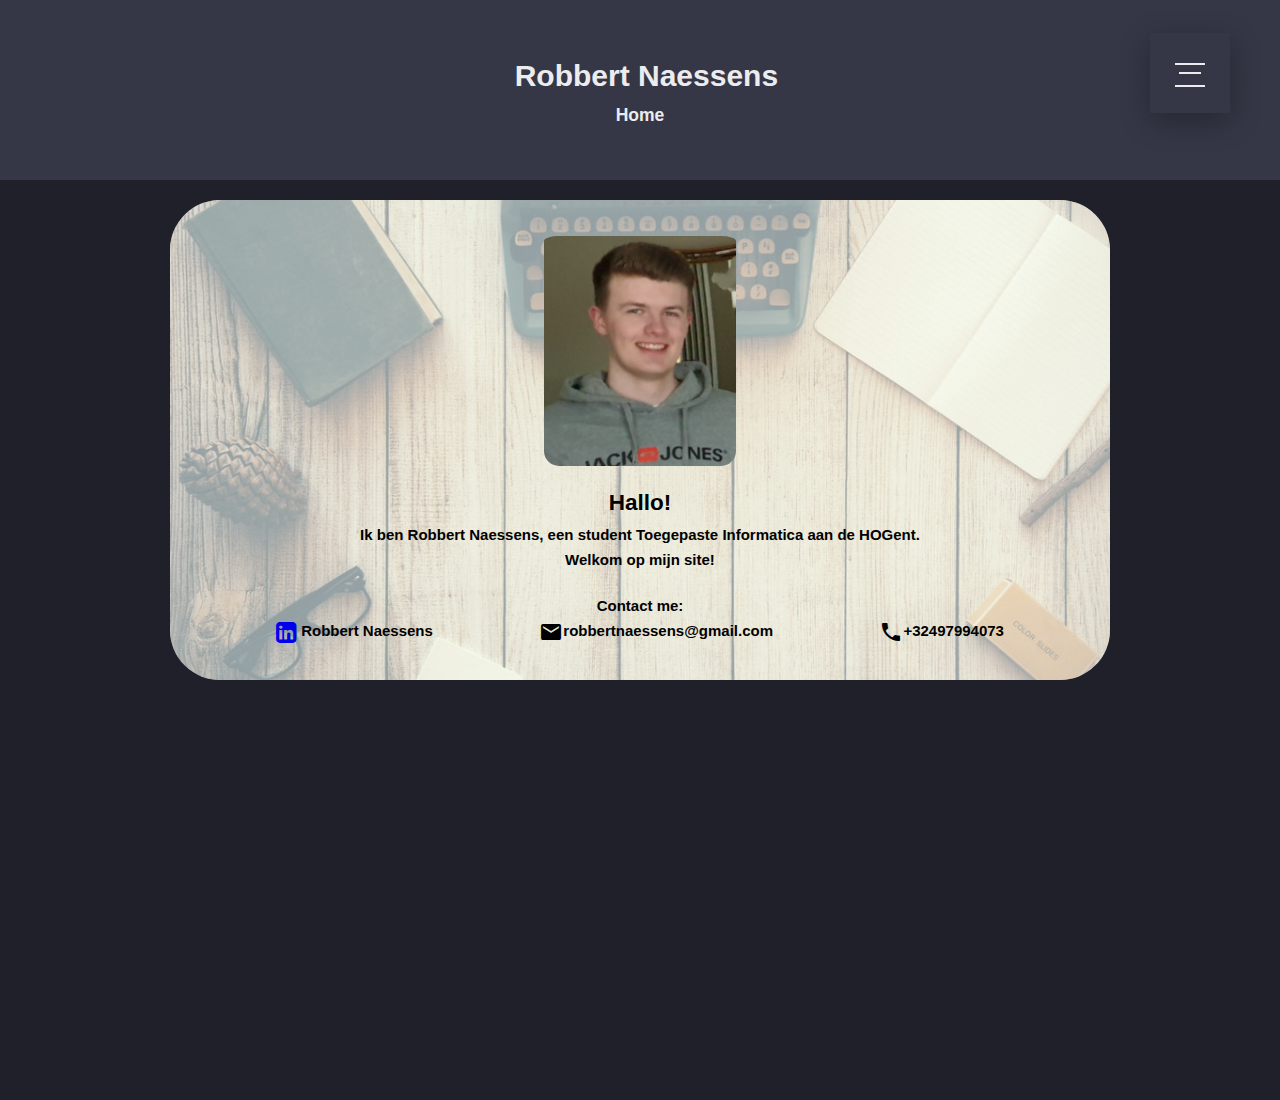
<file: index.html>
<!DOCTYPE html>
<html lang="nl">
  <head>
    <meta charset="UTF-8" />
    <meta http-equiv="X-UA-Compatible" content="IE=edge" />
    <meta name="viewport" content="width=device-width, initial-scale=1.0" />
    <link rel="stylesheet" href="./css/home.css" />
    <link
      rel="stylesheet"
      href="https://cdnjs.cloudflare.com/ajax/libs/font-awesome/4.7.0/css/font-awesome.min.css"
    />
    <link
      href="https://fonts.googleapis.com/icon?family=Material+Icons"
      rel="stylesheet"
    />
    <link
      href="https://fonts.googleapis.com/icon?family=Material+Icons"
      rel="stylesheet"
    />
    <title>E-portofolio</title>
  </head>
  <body>
    <div class="navdiv">
      <h1>Robbert Naessens</h1>
      <h3>Home</h3>
      <input
        class="menu-icon"
        type="checkbox"
        id="menu-icon"
        name="menu-icon"
      />
      <label for="menu-icon"></label>
      <nav class="nav">
        <ul class="pt-5">
          <li>
            <a href="#"><div class="active">Home</div></a>
          </li>
          <li><a href="./pages/About.html">About</a></li>
          <li><a href="./pages/Career.html">Career</a></li>
          <!-- <li><a href="./pages/Contact.html">Contact</a></li> -->
        </ul>
      </nav>
    </div>
    <div id="main">
      <div id="flexContainer">
        <div id="InfoContainer">
          <div id="ImgContainer">
            <img src="./images/Ik.PNG" alt="ik" />
            <div id="InfoText">
              <h2>Hallo!</h2>
              <p>
                Ik ben Robbert Naessens, een student Toegepaste Informatica aan
                de HOGent.
              </p>
              <p>Welkom op mijn site!</p>
            </div>
          </div>
          <div id="Contacts">
            <p>Contact me:</p>
            <div id="logos">
              <div>
                <a
                  href="https://www.linkedin.com/in/robbert-naessens-b2aba8222/"
                >
                  <i style="font-size: 24px" class="fa">&#xf08c;</i></a
                >
                Robbert Naessens
              </div>
              <div>
                <i class="material-icons">&#xe0be;</i>robbertnaessens@gmail.com
              </div>
              <div><i class="material-icons">&#xe0cd;</i>+32497994073</div>
            </div>
          </div>
        </div>
      </div>
    </div>
  </body>
</html>
</file>
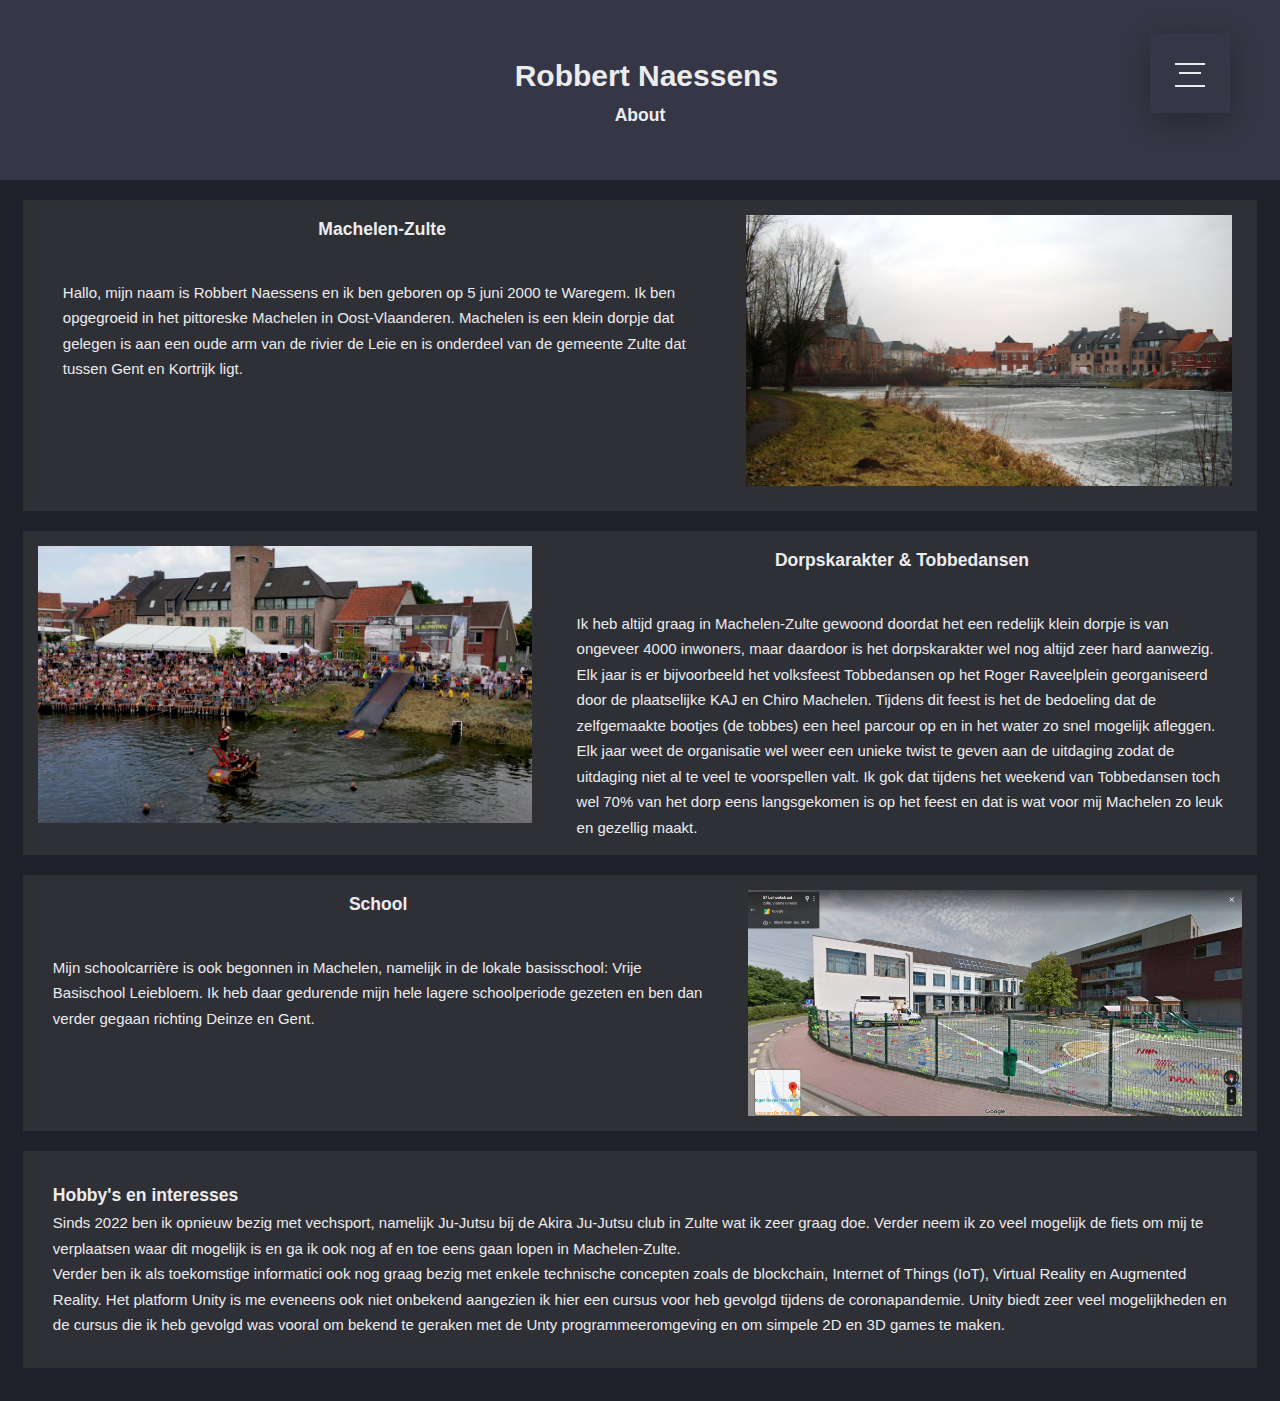
<file: pages/About.html>
<!DOCTYPE html>
<html lang="nl">
  <head>
    <meta charset="UTF-8" />
    <meta http-equiv="X-UA-Compatible" content="IE=edge" />
    <meta name="viewport" content="width=device-width, initial-scale=1.0" />
    <link rel="stylesheet" href="../css/home.css" />
    <link rel="stylesheet" href="../css/about.css" />
    <title>Blog</title>
  </head>
  <body>
    <div class="navdiv">
      <h1>Robbert Naessens</h1>
      <h3>About</h3>
      <input
        class="menu-icon"
        type="checkbox"
        id="menu-icon"
        name="menu-icon"
      />
      <label for="menu-icon"></label>
      <nav class="nav">
        <ul class="pt-5">
          <li>
            <a href="../index.html">Home</a>
          </li>
          <li>
            <a href="#"><div class="active">About</div></a>
          </li>
          <li><a href="./Career.html">Career</a></li>
          <!-- <li><a href="./Contact.html">Contact</a></li> -->
        </ul>
      </nav>
    </div>
    <div id="main">
      <article>
        <div id="MachelenDiv" class="ContainerDiv">
          <div id="UitlegMachelen" class="Uitleg">
            <h3>Machelen-Zulte</h3>
            <p>
              Hallo, mijn naam is Robbert Naessens en ik ben geboren op 5 juni
              2000 te Waregem. Ik ben opgegroeid in het pittoreske Machelen in
              Oost-Vlaanderen. Machelen is een klein dorpje dat gelegen is aan
              een oude arm van de rivier de Leie en is onderdeel van de gemeente
              Zulte dat tussen Gent en Kortrijk ligt.
            </p>
          </div>
          <img
            src="../images/Centrum_Machelen.jpg"
            alt="Machelen"
            id="Machelen"
            width="40%"
          />
        </div>
        <div id="TobbedansenDiv" class="ContainerDiv">
          <img
            src="../images/tobbedansen.png"
            alt="Tobbedansen"
            width="40%"
            id="Tobbedansen"
          />
          <div class="Uitleg">
            <h3>Dorpskarakter & Tobbedansen</h3>
            <p>
              Ik heb altijd graag in Machelen-Zulte gewoond doordat het een
              redelijk klein dorpje is van ongeveer 4000 inwoners, maar daardoor
              is het dorpskarakter wel nog altijd zeer hard aanwezig. Elk jaar
              is er bijvoorbeeld het volksfeest Tobbedansen op het Roger
              Raveelplein georganiseerd door de plaatselijke KAJ en Chiro
              Machelen. Tijdens dit feest is het de bedoeling dat de
              zelfgemaakte bootjes (de tobbes) een heel parcour op en in het
              water zo snel mogelijk afleggen. Elk jaar weet de organisatie wel
              weer een unieke twist te geven aan de uitdaging zodat de uitdaging
              niet al te veel te voorspellen valt. Ik gok dat tijdens het
              weekend van Tobbedansen toch wel 70% van het dorp eens
              langsgekomen is op het feest en dat is wat voor mij Machelen zo
              leuk en gezellig maakt.
            </p>
          </div>
        </div>
        <div id="LeiebloemDiv" class="ContainerDiv">
          <div class="Uitleg">
            <h3>School</h3>
            <p>
              Mijn schoolcarrière is ook begonnen in Machelen, namelijk in de
              lokale basisschool: Vrije Basischool Leiebloem. Ik heb daar
              gedurende mijn hele lagere schoolperiode gezeten en ben dan verder
              gegaan richting Deinze en Gent.
            </p>
          </div>

          <img
            src="../images/Leiebloem.PNG"
            alt="Leiebloem"
            width="40%"
            id="Leiebloem"
          />
        </div>
      </article>
      <article>
        <div id="Hobbys">
          <h3>Hobby's en interesses</h3>
          <p>
            Sinds 2022 ben ik opnieuw bezig met vechsport, namelijk Ju-Jutsu bij
            de Akira Ju-Jutsu club in Zulte wat ik zeer graag doe. Verder neem
            ik zo veel mogelijk de fiets om mij te verplaatsen waar dit mogelijk
            is en ga ik ook nog af en toe eens gaan lopen in Machelen-Zulte.
          </p>
          <p>
            Verder ben ik als toekomstige informatici ook nog graag bezig met
            enkele technische concepten zoals de blockchain, Internet of Things
            (IoT), Virtual Reality en Augmented Reality. Het platform Unity is
            me eveneens ook niet onbekend aangezien ik hier een cursus voor heb
            gevolgd tijdens de coronapandemie. Unity biedt zeer veel
            mogelijkheden en de cursus die ik heb gevolgd was vooral om bekend
            te geraken met de Unty programmeeromgeving en om simpele 2D en 3D
            games te maken.
          </p>
        </div>
      </article>
    </div>
  </body>
</html>
</file>
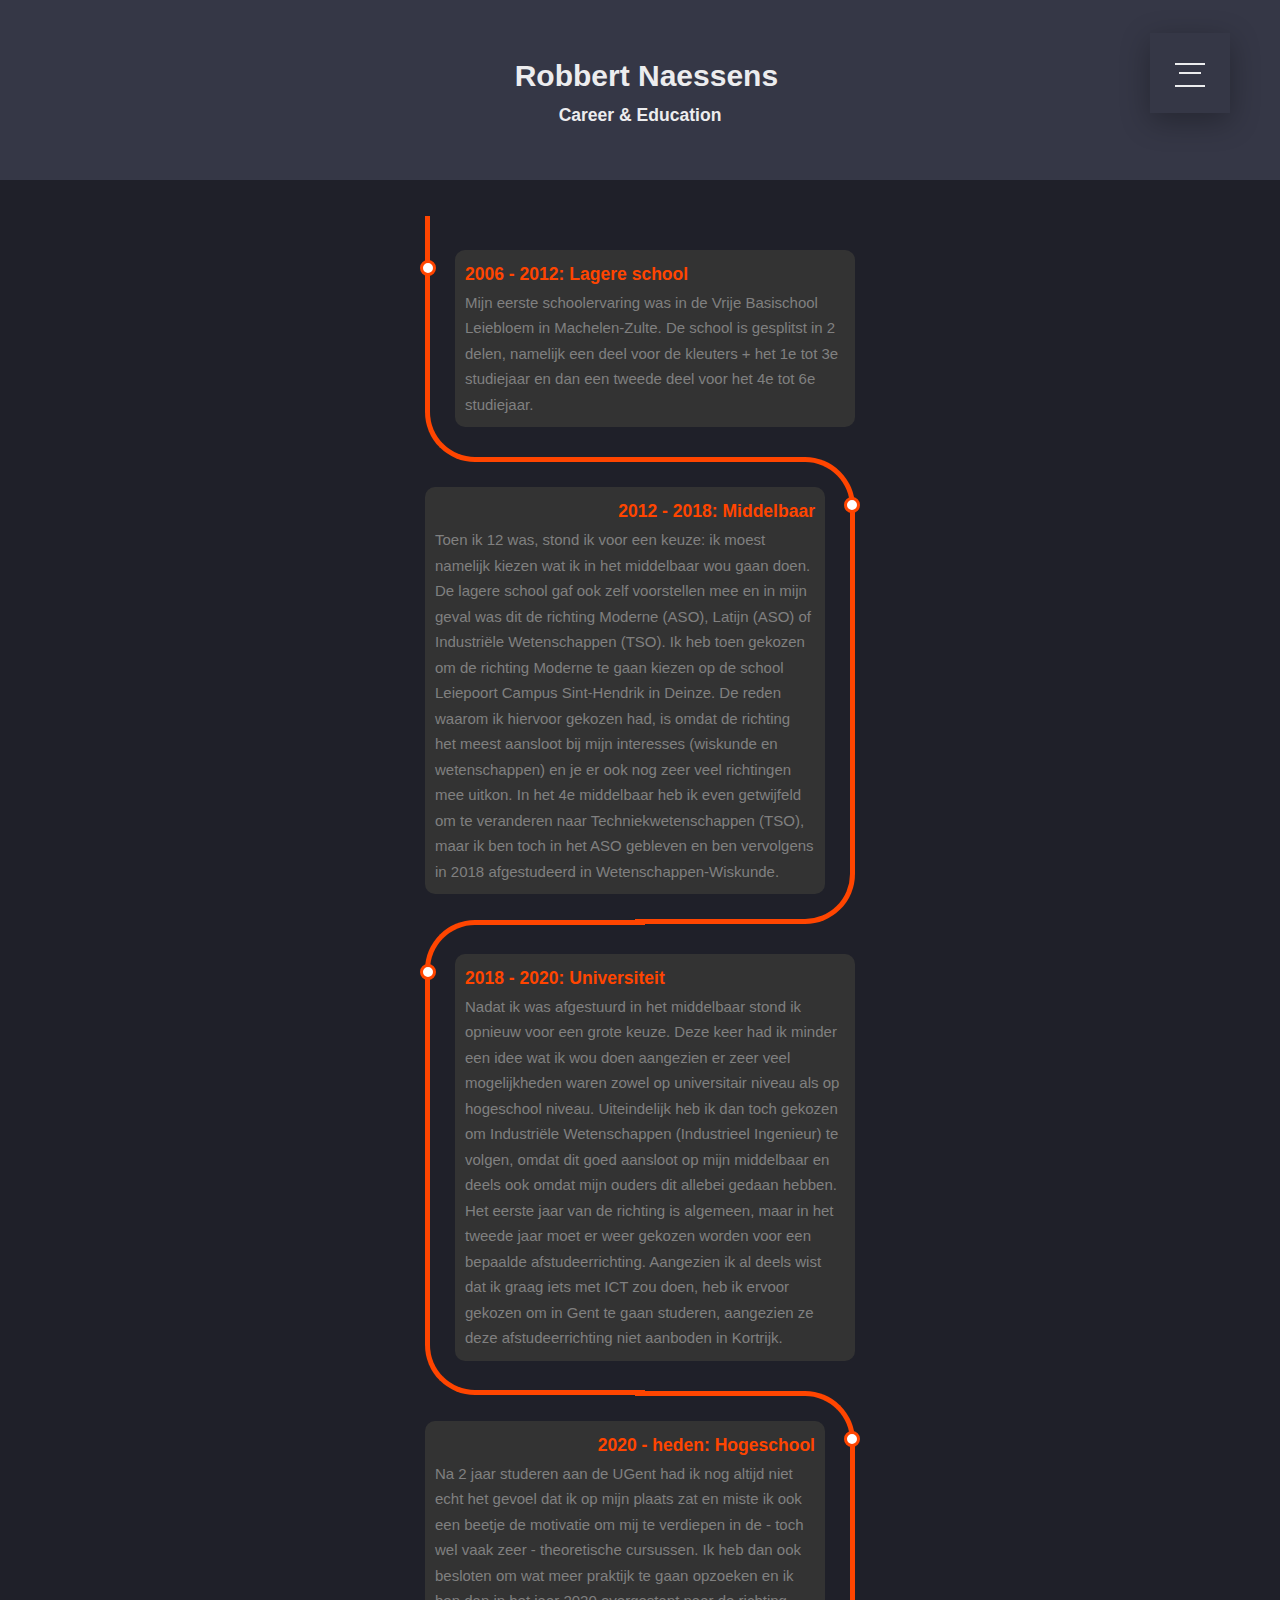
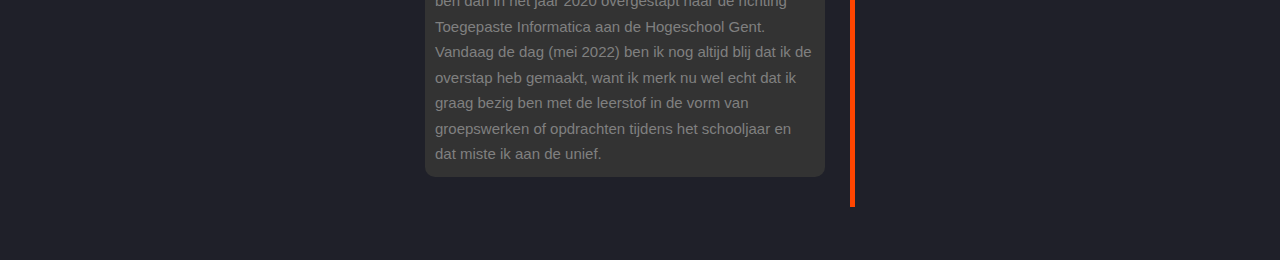
<file: pages/Career.html>
<!DOCTYPE html>
<html lang="nl">
  <head>
    <meta charset="UTF-8" />
    <meta http-equiv="X-UA-Compatible" content="IE=edge" />
    <meta name="viewport" content="width=device-width, initial-scale=1.0" />
    <link rel="stylesheet" href="../css/home.css" />
    <link rel="stylesheet" href="../css/career.css" />
    <title>Blog</title>
  </head>
  <body>
    <div class="navdiv">
      <h1>Robbert Naessens</h1>
      <h3>Career & Education</h3>
      <input
        class="menu-icon"
        type="checkbox"
        id="menu-icon"
        name="menu-icon"
      />
      <label for="menu-icon"></label>
      <nav class="nav">
        <ul class="pt-5">
          <li>
            <a href="../index.html">Home</a>
          </li>
          <li><a href="./About.html">About</a></li>
          <li>
            <a href="#"><div class="active">Career</div></a>
          </li>
          <!-- <li><a href="./Contact.html">Contact</a></li> -->
        </ul>
      </nav>
    </div>
    <div id="main">
      <div class="timeline">
        <div class="outer">
          <div class="card">
            <div class="info">
              <h3 class="title">2006 - 2012: Lagere school</h3>
              <p>
                Mijn eerste schoolervaring was in de Vrije Basischool Leiebloem
                in Machelen-Zulte. De school is gesplitst in 2 delen, namelijk
                een deel voor de kleuters + het 1e tot 3e studiejaar en dan een
                tweede deel voor het 4e tot 6e studiejaar.
              </p>
            </div>
          </div>
          <div class="card">
            <div class="info">
              <h3 class="title">2012 - 2018: Middelbaar</h3>
              <p>
                Toen ik 12 was, stond ik voor een keuze: ik moest namelijk
                kiezen wat ik in het middelbaar wou gaan doen. De lagere school
                gaf ook zelf voorstellen mee en in mijn geval was dit de
                richting Moderne (ASO), Latijn (ASO) of Industriële
                Wetenschappen (TSO). Ik heb toen gekozen om de richting Moderne
                te gaan kiezen op de school Leiepoort Campus Sint-Hendrik in
                Deinze. De reden waarom ik hiervoor gekozen had, is omdat de
                richting het meest aansloot bij mijn interesses (wiskunde en
                wetenschappen) en je er ook nog zeer veel richtingen mee uitkon.
                In het 4e middelbaar heb ik even getwijfeld om te veranderen
                naar Techniekwetenschappen (TSO), maar ik ben toch in het ASO
                gebleven en ben vervolgens in 2018 afgestudeerd in
                Wetenschappen-Wiskunde.
              </p>
            </div>
          </div>
          <div class="card">
            <div class="info">
              <h3 class="title">2018 - 2020: Universiteit</h3>
              <p>
                Nadat ik was afgestuurd in het middelbaar stond ik opnieuw voor
                een grote keuze. Deze keer had ik minder een idee wat ik wou
                doen aangezien er zeer veel mogelijkheden waren zowel op
                universitair niveau als op hogeschool niveau. Uiteindelijk heb
                ik dan toch gekozen om Industriële Wetenschappen (Industrieel
                Ingenieur) te volgen, omdat dit goed aansloot op mijn middelbaar
                en deels ook omdat mijn ouders dit allebei gedaan hebben. Het
                eerste jaar van de richting is algemeen, maar in het tweede jaar
                moet er weer gekozen worden voor een bepaalde afstudeerrichting.
                Aangezien ik al deels wist dat ik graag iets met ICT zou doen,
                heb ik ervoor gekozen om in Gent te gaan studeren, aangezien ze
                deze afstudeerrichting niet aanboden in Kortrijk.
              </p>
            </div>
          </div>
          <div class="card">
            <div class="info">
              <h3 class="title">2020 - heden: Hogeschool</h3>
              <p>
                Na 2 jaar studeren aan de UGent had ik nog altijd niet echt het
                gevoel dat ik op mijn plaats zat en miste ik ook een beetje de
                motivatie om mij te verdiepen in de - toch wel vaak zeer -
                theoretische cursussen. Ik heb dan ook besloten om wat meer
                praktijk te gaan opzoeken en ik ben dan in het jaar 2020
                overgestapt naar de richting Toegepaste Informatica aan de
                Hogeschool Gent. Vandaag de dag (mei 2022) ben ik nog altijd
                blij dat ik de overstap heb gemaakt, want ik merk nu wel echt
                dat ik graag bezig ben met de leerstof in de vorm van
                groepswerken of opdrachten tijdens het schooljaar en dat miste
                ik aan de unief.
              </p>
            </div>
          </div>
        </div>
      </div>
    </div>
  </body>
</html>
</file>
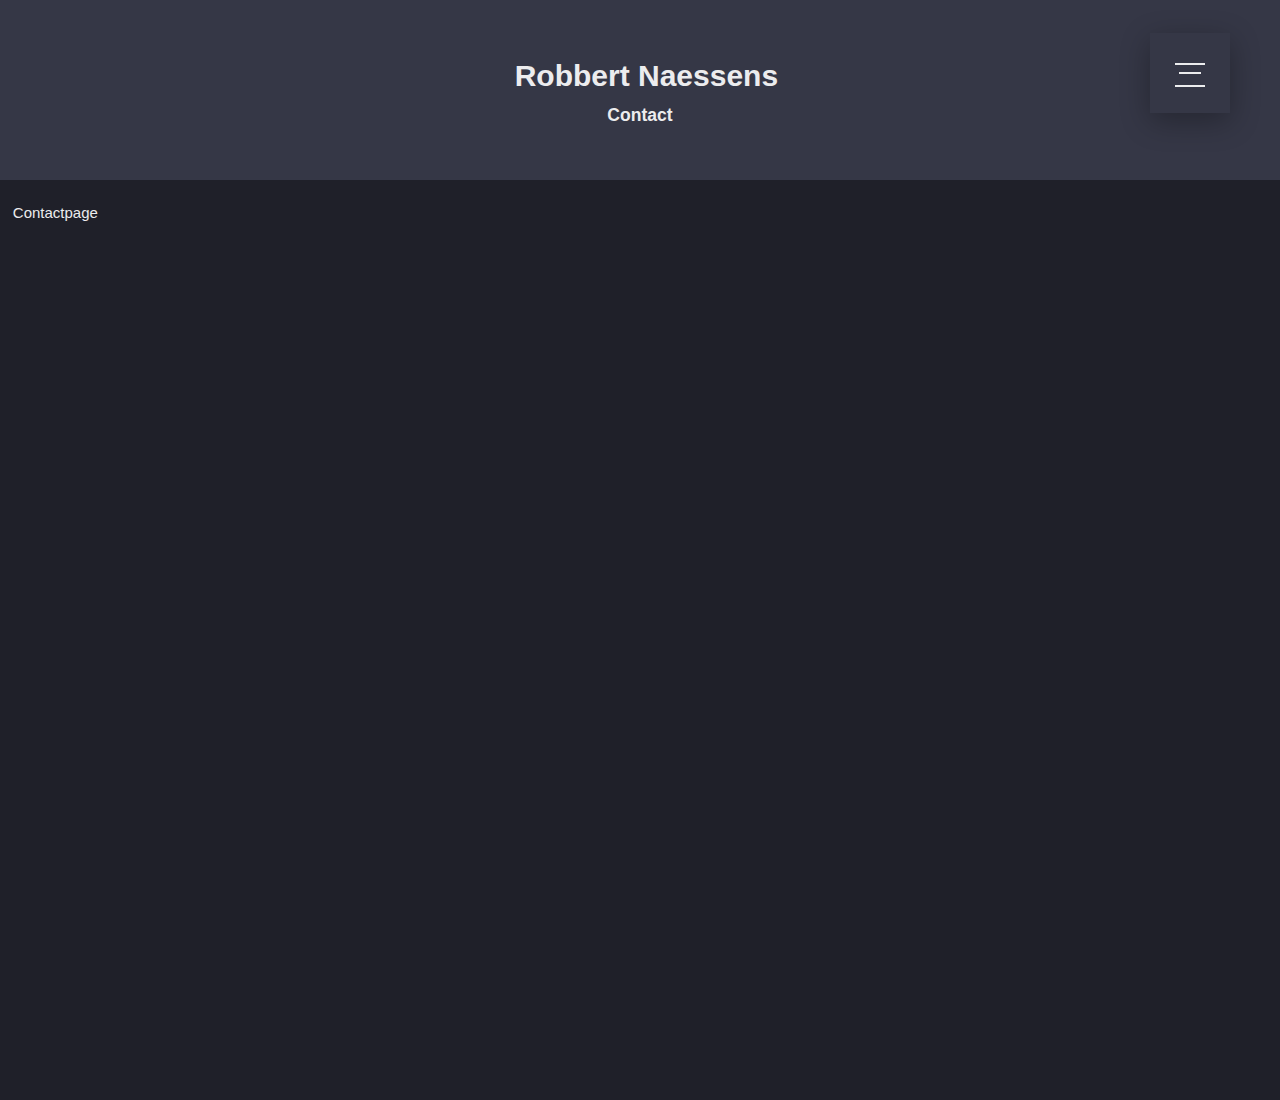
<file: pages/Contact.html>
<!DOCTYPE html>
<html lang="nl">
  <head>
    <meta charset="UTF-8" />
    <meta http-equiv="X-UA-Compatible" content="IE=edge" />
    <meta name="viewport" content="width=device-width, initial-scale=1.0" />
    <link rel="stylesheet" href="../css/home.css" />
    <title>Blog</title>
  </head>
  <body>
    <div class="navdiv">
      <h1>Robbert Naessens</h1>
      <h3>Contact</h3>
      <input
        class="menu-icon"
        type="checkbox"
        id="menu-icon"
        name="menu-icon"
      />
      <label for="menu-icon"></label>
      <nav class="nav">
        <ul class="pt-5">
          <li>
            <a href="../index.html">Home</a>
          </li>
          <li><a href="./About.html">About</a></li>
          <li><a href="./Career.html">Career</a></li>
          <!-- <li>
            <a href="#"><div class="active">Contact</div></a>
          </li> -->
        </ul>
      </nav>
    </div>
    <div id="main">
      <p>Contactpage</p>
    </div>
  </body>
</html>
</file>
<file: css/home.css>
@import url("https://fonts.googleapis.com/css2?family=Montserrat:wght@300;400;500;600;700;800;900&display=swap");

body {
  font-family: sans-serif;
  font-weight: 300;
  font-size: 15px;
  line-height: 1.7;
  color: #ececee;
  background-color: #1f2029;
  /* overflow: hidden; */
  background-image: url("https://s3-us-west-2.amazonaws.com/s.cdpn.io/1462889/pat-back.svg");
  background-position: center;
  background-repeat: repeat;
  background-size: 4%;
  height: 100vh;
  width: 100%;
  margin: 0;
}

* {
  margin: 0;
  padding: 0;
}

#main {
  margin-top: 200px;
  padding: 0 1% 1% 1%;
}

#InfoContainer {
  position: relative;
  width: 75%;
  height: 30rem;
  background-color: white;
  border-radius: 50px;
  text-align: center;
  display: flex;
  flex-direction: column;
  justify-content: center;
  align-items: center;
}

#flexContainer {
  display: flex;
  flex-direction: row;
  justify-content: center;
  align-items: center;
}

#InfoContainer::before {
  position: absolute;
  top: 0px;
  right: 0px;
  bottom: 0px;
  left: 0px;
  content: "";
  background-image: url("../images/Background3.png");
  background-size: cover;
  background-repeat: no-repeat;
  background-position: center;
  opacity: 0.45;
  border-radius: 50px;
}

#ImgContainer {
  position: relative;
  /* background-color: rgba(255, 255, 255, 0.3); */
  border-radius: 50px;
}

#ImgContainer img {
  position: relative;
  border-radius: 15px;
  width: 12rem;
  padding-top: 10px;
}

#InfoText {
  position: relative;
  color: black;
  padding: 10px;
  font-weight: 600;
}

#Contacts {
  position: relative;
  color: black;
  padding: 10px;
  font-weight: 600;
  width: 100%;
}

#logos {
  display: flex;
  flex-direction: row;
  align-items: center;
  justify-content: space-evenly;
}

i {
  vertical-align: middle;
}

a {
  text-decoration: none;
}

[type="checkbox"]:checked,
[type="checkbox"]:not(:checked) {
  position: absolute;
  left: -9999px;
}
.menu-icon:checked + label,
.menu-icon:not(:checked) + label {
  position: fixed;
  top: 63px;
  right: 75px;
  display: block;
  width: 30px;
  height: 30px;
  padding: 0;
  margin: 0;
  cursor: pointer;
  z-index: 10;
}

/* Buitenste 2 streepjes */
.menu-icon:checked + label:before,
.menu-icon:not(:checked) + label:before {
  position: absolute;
  content: "";
  display: block;
  width: 30px;
  height: 20px;
  z-index: 20;
  top: 0;
  left: 0;
  border-top: 2px solid #ececee;
  border-bottom: 2px solid #ececee;
  transition: border-width 100ms 1500ms ease,
    top 100ms 1600ms cubic-bezier(0.23, 1, 0.32, 1),
    height 100ms 1600ms cubic-bezier(0.23, 1, 0.32, 1),
    background-color 200ms ease, transform 200ms cubic-bezier(0.23, 1, 0.32, 1);
}

/* Middelste streepje */
.menu-icon:checked + label:after,
.menu-icon:not(:checked) + label:after {
  position: absolute;
  content: "";
  display: block;
  width: 22px;
  height: 2px;
  z-index: 20;
  top: 10px;
  right: 4px;
  background-color: #ececee;
  margin-top: -1px;
  transition: width 100ms 1750ms ease, right 100ms 1750ms ease,
    margin-top 100ms ease, transform 200ms cubic-bezier(0.23, 1, 0.32, 1);
}

/* Kruis vormen */
.menu-icon:checked + label:before {
  top: 10px;
  transform: rotate(45deg);
  height: 2px;
  background-color: #ececee;
  border-width: 0;
  transition: border-width 100ms 340ms ease,
    top 100ms 300ms cubic-bezier(0.23, 1, 0.32, 1),
    height 100ms 300ms cubic-bezier(0.23, 1, 0.32, 1),
    background-color 200ms 500ms ease,
    transform 200ms 1700ms cubic-bezier(0.23, 1, 0.32, 1);
}
.menu-icon:checked + label:after {
  width: 30px;
  margin-top: 0;
  right: 0;
  transform: rotate(-45deg);
  transition: width 100ms ease, right 100ms ease, margin-top 100ms 500ms ease,
    transform 200ms 1700ms cubic-bezier(0.23, 1, 0.32, 1);
}

.navdiv {
  position: fixed;
  top: 0px;
  z-index: 99;
  display: flex;
  align-items: center;
  width: 100%;
  height: 20%;
  background-color: #353746;
  flex-direction: column;
  justify-content: center;
}

.navdiv > h1 {
  padding-left: 1%;
}

.nav {
  position: fixed;
  top: 33px;
  right: 50px;
  display: block;
  width: 80px;
  height: 80px;
  padding: 0;
  margin: 0;
  z-index: 9;
  overflow: hidden;
  box-shadow: 0 8px 30px 0 rgba(0, 0, 0, 0.3);
  background-color: #353746;
  animation: border-transform 7s linear infinite;
  transition: top 350ms 1100ms cubic-bezier(0.23, 1, 0.32, 1),
    right 350ms 1100ms cubic-bezier(0.23, 1, 0.32, 1),
    transform 250ms 1100ms ease,
    width 650ms 400ms cubic-bezier(0.23, 1, 0.32, 1),
    height 650ms 400ms cubic-bezier(0.23, 1, 0.32, 1);
}
@keyframes border-transform {
  0%,
  100% {
    border-radius: 63% 37% 54% 46% / 55% 48% 52% 45%;
  }
  14% {
    border-radius: 40% 60% 54% 46% / 49% 60% 40% 51%;
  }
  28% {
    border-radius: 54% 46% 38% 62% / 49% 70% 30% 51%;
  }
  42% {
    border-radius: 61% 39% 55% 45% / 61% 38% 62% 39%;
  }
  56% {
    border-radius: 61% 39% 67% 33% / 70% 50% 50% 30%;
  }
  70% {
    border-radius: 50% 50% 34% 66% / 56% 68% 32% 44%;
  }
  84% {
    border-radius: 46% 54% 50% 50% / 35% 61% 39% 65%;
  }
}

/* Voorwaartse animatie */
.menu-icon:checked ~ .nav {
  animation-play-state: paused;
  top: 50%;
  right: 50%;
  transform: translate(50%, -50%);
  width: 200%;
  height: 200%;
  transition: top 350ms 700ms cubic-bezier(0.23, 1, 0.32, 1),
    right 350ms 700ms cubic-bezier(0.23, 1, 0.32, 1), transform 250ms 700ms ease,
    width 750ms 1000ms cubic-bezier(0.23, 1, 0.32, 1),
    height 750ms 1000ms cubic-bezier(0.23, 1, 0.32, 1);
}

.nav ul {
  position: absolute;
  top: 50%;
  left: 0;
  display: block;
  width: 100%;
  padding: 0;
  margin: 0;
  z-index: 6;
  text-align: center;
  transform: translateY(-50%);
  list-style: none;
}
.nav ul li {
  position: relative;
  display: block;
  width: 100%;
  padding: 0;
  margin: 10px 0;
  text-align: center;
  list-style: none;
  pointer-events: none;
  opacity: 0;
  visibility: hidden;
  transform: translateY(30px);
  transition: all 250ms linear;
}
.nav ul li:nth-child(1) {
  transition-delay: 200ms;
}
.nav ul li:nth-child(2) {
  transition-delay: 150ms;
}
.nav ul li:nth-child(3) {
  transition-delay: 100ms;
}
.nav ul li:nth-child(4) {
  transition-delay: 50ms;
}
.nav ul li a {
  font-family: "Montserrat", sans-serif;
  font-size: 9vh;
  text-transform: uppercase;
  line-height: 1.2;
  font-weight: 600;
  display: inline-block;
  position: relative;
  color: #ececee;
  transition: all 250ms linear;
}
.nav ul li a:hover {
  color: #ffeba7;
}
.nav ul li a .active {
  color: #ffcfa7;
}
/* .nav ul li a:after {
  display: block;
  position: absolute;
  top: 50%;
  content: "";
  height: 2vh;
  margin-top: -1vh;
  width: 0;
  left: 0;
  background-color: #353746;
  opacity: 0.8;
  transition: width 250ms linear;
} */
/* .nav ul li a:hover:after {
  width: 100%;
} */

.menu-icon:checked ~ .nav ul li {
  pointer-events: auto;
  visibility: visible;
  opacity: 1;
  transform: translateY(0);
  transition: opacity 350ms ease, transform 250ms ease;
}
.menu-icon:checked ~ .nav ul li:nth-child(1) {
  transition-delay: 1400ms;
}
.menu-icon:checked ~ .nav ul li:nth-child(2) {
  transition-delay: 1480ms;
}
.menu-icon:checked ~ .nav ul li:nth-child(3) {
  transition-delay: 1560ms;
}
.menu-icon:checked ~ .nav ul li:nth-child(4) {
  transition-delay: 1640ms;
}

@media screen and (max-width: 991px) {
  .menu-icon:checked + label,
  .menu-icon:not(:checked) + label {
    right: 55px;
  }
  .logo {
    left: 30px;
  }
  .nav {
    right: 30px;
  }
  .nav ul li a {
    font-size: 8vh;
  }
}
</file>
<file: css/about.css>
#MachelenDiv {
  display: flex;
  flex-direction: row;
  align-items: flex-start;
  justify-self: center;
  padding: 0 10px 10px 10px;
}

#MachelenDiv p {
  padding: 35px 15px 0 15px;
}

#UitlegMachelen {
  width: 75%;
  display: flex;
  flex-direction: column;
  align-items: center;
}

.ContainerDiv {
  display: flex;
  flex-direction: row;
  align-items: flex-start;
  justify-self: center;
  margin: 20px 10px 20px 10px;
  background-color: #2f3036;
}

.ContainerDiv p {
  padding: 35px 15px 0 15px;
}

.Uitleg {
  width: 75%;
  display: flex;
  flex-direction: column;
  align-items: center;
  padding: 15px;
}

img {
  padding: 15px;
}

#Hobbys {
  background-color: #2f3036;
  margin: 20px 10px 20px 10px;
  padding: 30px;
}
</file>
<file: css/career.css>
:root {
  --primary-color: #212121;
  --background-color: #111;
  --font: sans-serif;
}

* {
  margin: 0;
  padding: 0;
}

body {
  /* background: var(--background-color); */
  font-family: var(--font);
}

/* Timeline Container */
.timeline {
  /* background: var(--primary-color); */
  margin: 20px auto;
  margin-top: 0;
  padding: 20px;
  padding-top: 5;
  display: flex;
  justify-content: center;
}

/* Card container */
.card {
  position: relative;
  max-width: 400px;
}

/* setting padding based on even or odd */
.card:nth-child(odd) {
  padding: 30px 0 30px 30px;
}
.card:nth-child(even) {
  padding: 30px 30px 30px 0;
}
/* Global ::before */
.card::before {
  content: "";
  position: absolute;
  width: 50%;
  border: solid orangered;
}

/* Setting the border of top, bottom, left */
.card:nth-child(odd)::before {
  left: 0px;
  top: -4.5px;
  bottom: -4.5px;
  border-width: 5px 0 5px 5px;
  border-radius: 50px 0 0 50px;
}

/* Setting the border of top, bottom, right */
.card:nth-child(even)::before {
  right: 0;
  top: 0;
  bottom: 0;
  border-width: 5px 5px 5px 0;
  border-radius: 0 50px 50px 0;
}

/* Removing the border if it is the first card */
.card:first-child::before {
  border-top: 0;
  border-top-left-radius: 0;
}

/* Removing the border if it is the last card  and it's odd */
.card:last-child:nth-child(odd)::before {
  border-bottom: 0;
  border-bottom-left-radius: 0;
}

/* Removing the border if it is the last card  and it's even */
.card:last-child:nth-child(even)::before {
  border-bottom: 0;
  border-bottom-right-radius: 0;
}

/* Information about the timeline */
.info {
  display: flex;
  flex-direction: column;
  background: #333;
  color: gray;
  border-radius: 10px;
  padding: 10px;
}

/* Title of the card */
.title {
  color: orangered;
  position: relative;
}

/* Timeline dot  */
.title::before {
  content: "";
  position: absolute;
  width: 10px;
  height: 10px;
  background: white;
  border-radius: 999px;
  border: 3px solid orangered;
}

/* text right if the card is even  */
.card:nth-child(even) > .info > .title {
  text-align: right;
}

/* setting dot to the left if the card is odd */
.card:nth-child(odd) > .info > .title::before {
  left: -45px;
}

/* setting dot to the right if the card is odd */
.card:nth-child(even) > .info > .title::before {
  right: -45px;
}
</file>
